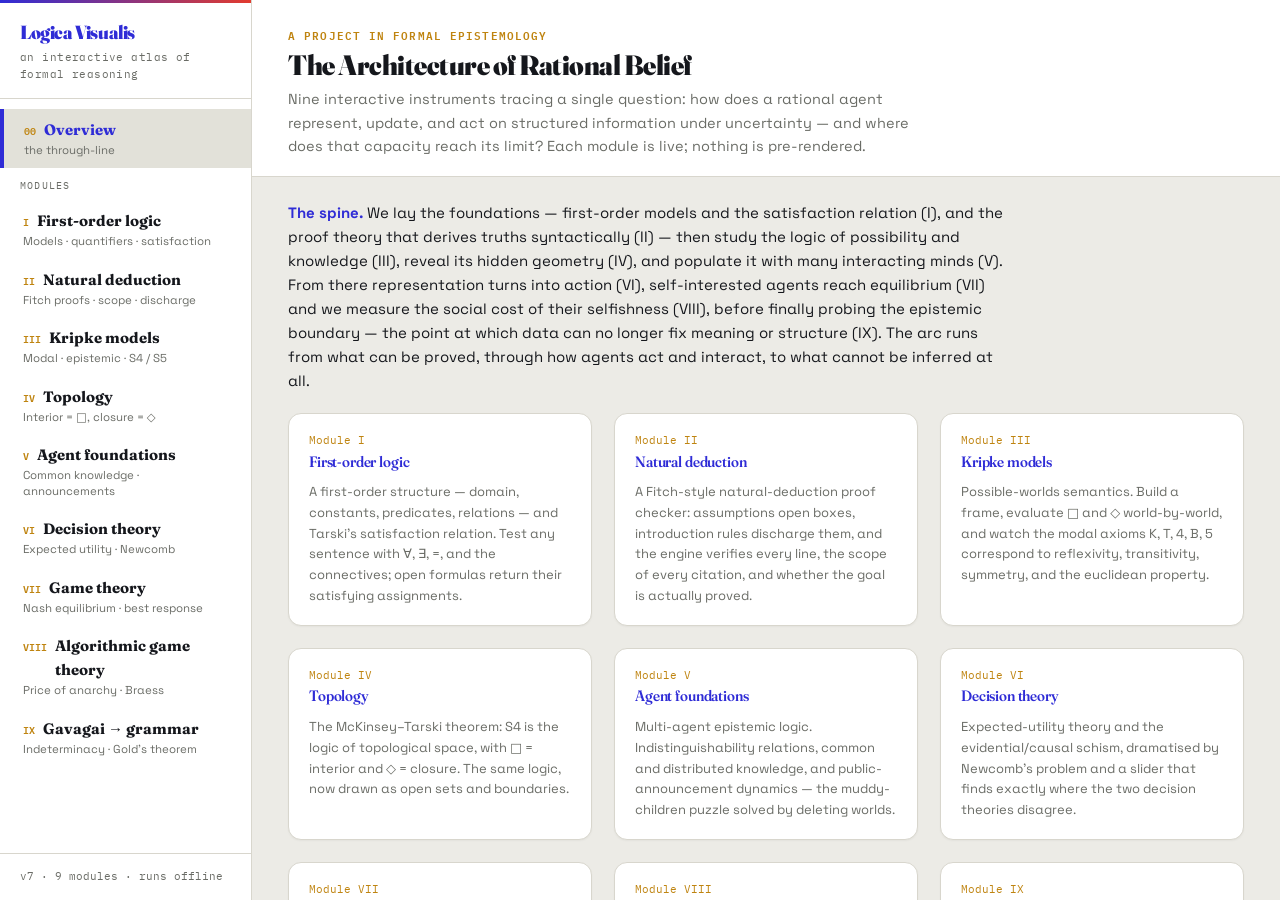
<file: index.html>
<!DOCTYPE html>
<html lang="en">
<head>
  <meta charset="utf-8">
  <meta name="viewport" content="width=device-width, initial-scale=1">
  <title>Logica Visualis</title>
  <link rel="preconnect" href="https://fonts.googleapis.com">
  <link rel="preconnect" href="https://fonts.gstatic.com" crossorigin>
  <link href="https://fonts.googleapis.com/css2?family=Fraunces:ital,opsz,wght@0,9..144,500;0,9..144,600;0,9..144,900;1,9..144,500&family=Space+Grotesk:wght@400;500;700&family=IBM+Plex+Mono:ital,wght@0,400;0,500;0,600;1,400&display=swap" rel="stylesheet">
  <link rel="stylesheet" href="css/style.css?v=7">
</head>
<body>
  <button id="menuToggle" class="menu-toggle" aria-label="Toggle menu">☰</button>
  <div class="shell">
    <aside class="sidebar" id="sidebar"></aside>
    <main class="stage" id="stage"></main>
  </div>

  <!-- engine first, then modules in order, then the router -->
  <script src="js/core.js?v=7"></script>
  <script src="js/m8-fol.js?v=7"></script>
  <script src="js/m9-nd.js?v=7"></script>
  <script src="js/m1-kripke.js?v=7"></script>
  <script src="js/m2-topology.js?v=7"></script>
  <script src="js/m3-agents.js?v=7"></script>
  <script src="js/m4-decision.js?v=7"></script>
  <script src="js/m6-games.js?v=7"></script>
  <script src="js/m7-agt.js?v=7"></script>
  <script src="js/m5-grammar.js?v=7"></script>
  <script src="js/app.js?v=7"></script>
</body>
</html>
</file>
<file: css/style.css>
/* ===========================================================================
   style.css — "modern editorial" design system
   High-contrast ink & light, electric cobalt / vermilion / emerald accents.
   Type: Fraunces (display) · Space Grotesk (body/UI) · IBM Plex Mono (formulae)
   ========================================================================= */
:root{
  --ink:#15171c; --paper:#ecebe6; --parchment:#ffffff; --warm:#e2e1d9;
  --accent:#2f2cd6;   /* electric cobalt */
  --accent2:#e23b2e;  /* vermilion       */
  --accent3:#0e8a5f;  /* emerald         */
  --gold:#bf8410;     /* amber           */
  --rule:#d8d6cd; --muted:#6a6c66;
  --serif:'Fraunces','Georgia',serif;
  --body:'Space Grotesk',system-ui,-apple-system,sans-serif;
  --mono:'IBM Plex Mono','SFMono-Regular',monospace;
  --r:7px; --rl:13px;
  --sidebar:252px;
}
@media (prefers-color-scheme: dark){
  :root{
    --ink:#eef0f4; --paper:#0e1014; --parchment:#16181e; --warm:#222530;
    --accent:#8482ff; --accent2:#ff6a5a; --accent3:#3fc78f; --gold:#e0b250;
    --rule:#2a2d36; --muted:#9a9da6;
  }
}
*{box-sizing:border-box;margin:0;padding:0}
html,body{height:100%}
body{
  font-family:var(--body); background:var(--paper); color:var(--ink);
  font-size:15px; line-height:1.6; -webkit-font-smoothing:antialiased;
  font-feature-settings:"ss01","cv05";
}
h1,h2,h3,h4{font-family:var(--serif);font-weight:600;line-height:1.1;letter-spacing:-.01em;
  font-variation-settings:"opsz" 80,"SOFT" 30}
a{color:var(--accent);text-decoration:none}
code,.mono{font-family:var(--mono)}

/* ---- dashing polish (overrides a few base looks; vars above re-theme all) -- */
.brand{position:relative}
.brand::before{content:'';position:absolute;top:0;left:0;right:0;height:3px;
  background:linear-gradient(90deg,var(--accent),var(--accent2))}
.brand h1{font-weight:900;font-size:21px;letter-spacing:-.02em;
  font-variation-settings:"opsz" 144,"SOFT" 0,"WONK" 1}
.module-head .kicker{font-weight:600;color:var(--accent2)}
.module-head h2{font-size:33px;font-weight:900;
  font-variation-settings:"opsz" 144,"SOFT" 0,"WONK" 1}
.nav-item .ni-no{font-weight:600}
.nav-item.active{border-left-width:4px}
.card{box-shadow:0 1px 2px rgba(0,0,0,.04)}
.badge{letter-spacing:.01em}
.btn.primary,.btn.active{box-shadow:0 1px 0 rgba(0,0,0,.15)}


/* ---- shell -------------------------------------------------------------- */
.shell{display:grid;grid-template-columns:var(--sidebar) 1fr;height:100vh;overflow:hidden}

/* ---- sidebar ------------------------------------------------------------ */
.sidebar{
  background:var(--parchment);border-right:1px solid var(--rule);
  display:flex;flex-direction:column;overflow-y:auto;
}
.brand{padding:22px 20px 16px;border-bottom:1px solid var(--rule)}
.brand h1{font-size:19px;color:var(--accent);letter-spacing:-.4px}
.brand .tag{font-family:var(--mono);font-size:10.5px;color:var(--muted);margin-top:6px;letter-spacing:.04em}
.toc{padding:10px 0;flex:1}
.toc .label{font-family:var(--mono);font-size:10px;text-transform:uppercase;letter-spacing:.12em;color:var(--muted);padding:10px 20px 6px}
.nav-item{
  display:flex;flex-direction:column;gap:1px;padding:9px 20px;cursor:pointer;
  border-left:3px solid transparent;transition:background .12s;
}
.nav-item:hover{background:var(--warm)}
.nav-item.active{background:var(--warm);border-left-color:var(--accent)}
.nav-item .ni-no{font-family:var(--mono);font-size:10px;color:var(--gold)}
.nav-item .ni-title{font-family:var(--serif);font-size:15px;font-weight:700}
.nav-item.active .ni-title{color:var(--accent)}
.nav-item .ni-sub{font-size:11.5px;color:var(--muted);line-height:1.35}
.sidebar-foot{padding:14px 20px;border-top:1px solid var(--rule);font-size:11px;color:var(--muted);font-family:var(--mono)}

/* ---- stage -------------------------------------------------------------- */
.stage{overflow-y:auto;height:100vh}
.module-head{padding:26px 36px 18px;border-bottom:1px solid var(--rule);background:var(--parchment)}
.module-head .kicker{font-family:var(--mono);font-size:11px;letter-spacing:.1em;color:var(--gold);text-transform:uppercase}
.module-head h2{font-size:28px;margin:6px 0 8px;letter-spacing:-.5px}
.module-head p{color:var(--muted);max-width:70ch;font-size:14.5px}
.module-body{padding:24px 36px 60px}

/* ---- generic panels & cards -------------------------------------------- */
.grid{display:grid;gap:20px}
.card{background:var(--parchment);border:1px solid var(--rule);border-radius:var(--rl);padding:18px 20px}
.card h3{font-size:15px;margin-bottom:12px;color:var(--accent)}
.card h4{font-size:13px;font-family:var(--mono);font-weight:500;text-transform:uppercase;letter-spacing:.07em;color:var(--muted);margin-bottom:8px}
.muted{color:var(--muted)}
.prose{max-width:72ch}
.prose p{margin-bottom:12px}
.prose b{color:var(--accent)}

/* ---- controls ----------------------------------------------------------- */
button.btn,.btn{
  font-family:var(--mono);font-size:12px;padding:6px 13px;border:1px solid var(--rule);
  border-radius:var(--r);background:var(--paper);color:var(--ink);cursor:pointer;transition:all .13s;
}
.btn:hover{background:var(--warm)}
.btn.primary{background:var(--accent);color:#fff;border-color:var(--accent)}
.btn.primary:hover{opacity:.88}
.btn.active{background:var(--accent2);color:#fff;border-color:var(--accent2)}
.btn-row{display:flex;gap:7px;flex-wrap:wrap;align-items:center}

input[type=text],input[type=number],select{
  font-family:var(--mono);font-size:13px;background:var(--paper);color:var(--ink);
  border:1px solid var(--rule);border-radius:var(--r);padding:7px 10px;
}
input[type=text]:focus,input[type=number]:focus,select:focus{outline:none;border-color:var(--accent)}
input[type=range]{accent-color:var(--accent);width:100%}
label.lab{font-family:var(--mono);font-size:11.5px;color:var(--muted)}

.symrow{display:flex;flex-wrap:wrap;gap:5px;margin-top:8px}
.sym{font-family:var(--mono);font-size:14px;padding:3px 8px;border:1px solid var(--rule);border-radius:5px;background:var(--paper);cursor:pointer;color:var(--ink)}
.sym:hover{background:var(--warm)}

/* ---- badges ------------------------------------------------------------- */
.badge{display:inline-block;padding:2px 9px;border-radius:12px;font-family:var(--mono);font-size:11px;font-weight:600}
.b-ok{background:rgba(31,92,61,.16);color:var(--accent3)}
.b-no{background:rgba(124,44,44,.16);color:var(--accent2)}
.b-info{background:rgba(39,64,110,.14);color:var(--accent)}
.b-warn{background:rgba(169,121,27,.18);color:var(--gold)}
.tag-ok{color:var(--accent3);font-weight:600}
.tag-no{color:var(--accent2);font-weight:600}

/* ---- tables ------------------------------------------------------------- */
table.tbl{width:100%;border-collapse:collapse;font-family:var(--mono);font-size:12.5px}
table.tbl th{text-align:left;padding:5px 9px;border-bottom:1px solid var(--rule);color:var(--muted);font-weight:500}
table.tbl td{padding:5px 9px;border-bottom:1px solid var(--rule)}
table.tbl tr:last-child td{border-bottom:none}

/* ---- canvas wrap -------------------------------------------------------- */
.canvas-card{background:var(--paper);border:1px solid var(--rule);border-radius:var(--rl);overflow:hidden;position:relative}
canvas{display:block}
.tooltip{position:absolute;background:var(--parchment);border:1px solid var(--rule);border-radius:6px;padding:5px 9px;font-family:var(--mono);font-size:11px;pointer-events:none;opacity:0;transition:opacity .12s;z-index:5}

/* ---- axiom list --------------------------------------------------------- */
.axiom{display:flex;align-items:flex-start;gap:9px;padding:7px 10px;border:1px solid var(--rule);border-radius:7px;background:var(--paper);margin-bottom:6px}
.axiom .name{font-family:var(--mono);font-size:11px;font-weight:600;color:var(--accent);min-width:22px}
.axiom .f{font-family:var(--mono);font-size:12.5px;flex:1}
.axiom .st{margin-left:auto}

/* ---- two-col layouts ---------------------------------------------------- */
.split{display:grid;grid-template-columns:1fr 320px;gap:20px;align-items:start}
@media (max-width:1080px){.split{grid-template-columns:1fr}}
.split-even{display:grid;grid-template-columns:1fr 1fr;gap:20px;align-items:start}
@media (max-width:900px){.split-even{grid-template-columns:1fr}}

/* hypotheses / grammar list */
.hyp{display:flex;align-items:center;gap:10px;padding:8px 12px;border:1px solid var(--rule);border-radius:8px;margin-bottom:7px;background:var(--paper)}
.hyp .h-name{font-family:var(--serif);font-weight:700;font-size:14px}
.hyp .h-desc{font-size:12px;color:var(--muted)}
.hyp.dead{opacity:.4}
.hyp.dead .h-name{text-decoration:line-through}
.hyp.best{border-color:var(--accent);border-width:2px}

.chip{display:inline-block;font-family:var(--mono);font-size:11px;padding:2px 8px;border-radius:6px;background:var(--warm);color:var(--ink);margin:2px}
.chip.pos{background:rgba(31,92,61,.16);color:var(--accent3)}
.chip.neg{background:rgba(124,44,44,.16);color:var(--accent2)}

/* bars */
.bar-track{height:14px;background:var(--warm);border-radius:7px;overflow:hidden}
.bar-fill{height:100%;background:var(--accent);transition:width .25s}
.bar-fill.win{background:var(--accent3)}

/* ===========================================================================
   Responsive layout — desktop is the DEFAULT (.shell grid above); a single
   mobile breakpoint turns the sidebar into an off-canvas drawer. No competing
   !important blocks, so wide screens always get the grid.
   ========================================================================= */

/* hamburger button: hidden on desktop, shown only in the mobile drawer rules */
.menu-toggle{ display:none; }

/* overview cards */
.overview-grid{
  display:grid;
  grid-template-columns:repeat(3, minmax(220px, 1fr));
  gap:22px;
  margin-top:20px;
}
@media (max-width:1100px){
  .overview-grid{ grid-template-columns:repeat(2, minmax(220px, 1fr)); }
}

/* ---- mobile drawer (phones / narrow windows) --------------------------- */
@media (max-width:820px){
  html,body{ overflow-x:hidden; }

  .shell{ display:block; height:auto; min-height:100vh; overflow:visible; }

  .stage{ height:auto; min-height:100vh; overflow:visible; padding-top:64px; width:100%; }

  .sidebar{
    position:fixed; top:0; left:0; bottom:0;
    width:min(86vw, 320px); z-index:9998;
    background:var(--parchment);
    box-shadow:4px 0 26px rgba(0,0,0,.3);
    transform:translateX(-105%);
    transition:transform .25s ease;
  }
  body.menu-open .sidebar{ transform:translateX(0); }

  /* dim backdrop behind the open drawer (drawn on the toggle button's ::after-free body) */
  body.menu-open .stage::before{
    content:''; position:fixed; inset:0; background:rgba(0,0,0,.42); z-index:9997;
  }

  .menu-toggle{
    display:inline-flex; align-items:center; justify-content:center;
    position:fixed; top:12px; left:12px; z-index:10000;
    width:46px; height:46px; font-size:20px; cursor:pointer;
    font-family:var(--mono);
    background:var(--parchment); color:var(--ink);
    border:1px solid var(--rule); border-radius:11px;
    box-shadow:0 2px 12px rgba(0,0,0,.22);
  }

  .overview-grid{ grid-template-columns:1fr; }
  .module-head{ padding:60px 18px 16px; }
  .module-head h2{ font-size:21px; letter-spacing:-.3px; overflow-wrap:break-word; }
  .module-head p{ font-size:13.5px; }
  .module-body{ padding:18px 16px 70px; }
  .split, .split-even{ grid-template-columns:1fr; }
  canvas{ max-width:100%; }
}

/* scene (gavagai) */
.scene{position:relative;background:var(--paper);border:1px solid var(--rule);border-radius:var(--rl);min-height:200px;padding:16px;display:flex;align-items:center;justify-content:center;gap:30px;flex-wrap:wrap}
.utterance{font-family:var(--serif);font-style:italic;font-size:26px;color:var(--accent2)}

::-webkit-scrollbar{width:10px;height:10px}
::-webkit-scrollbar-thumb{background:var(--rule);border-radius:5px}
::-webkit-scrollbar-track{background:transparent}
</file>
